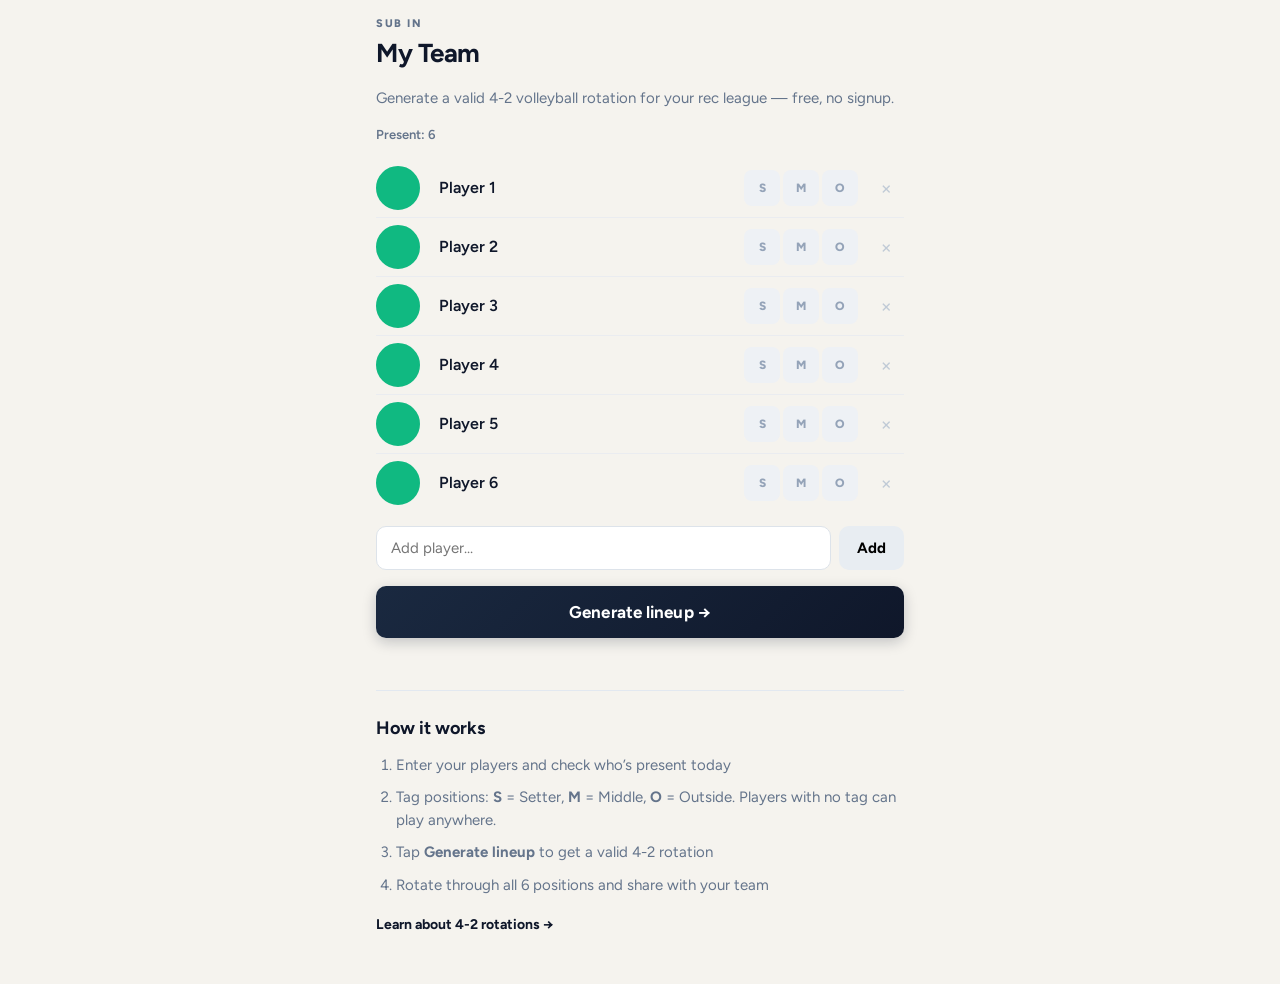
<file: index.html>
<!DOCTYPE html>
<html lang="en">
<head>
  <meta charset="UTF-8">
  <meta name="viewport" content="width=device-width, initial-scale=1.0, maximum-scale=1.0, user-scalable=no">
  <title>Sub In — 4-2 Volleyball Rotation Generator | Free, No Signup</title>
  <meta name="description" content="Generate a valid 4-2 rotation in seconds. Free, no login, no ads. Built for Gotham, Volo, Big City, and every rec league pickup game.">
  <link rel="canonical" href="https://subin.app/">

  <!-- Fallback OG Tags -->
  <meta property="og:title" content="Sub In — 4-2 Volleyball Rotation Generator">
  <meta property="og:description" content="Generate a valid 4-2 rotation in seconds. Free, no login, no ads.">
  <meta property="og:image" content="https://subin.app/og/court.png">

  <link rel="manifest" href="/manifest.json">
  <link rel="preconnect" href="https://fonts.googleapis.com">
  <link rel="preconnect" href="https://fonts.gstatic.com" crossorigin>
  <link href="https://fonts.googleapis.com/css2?family=Figtree:wght@400;500;700&display=swap" rel="preload" as="style" onload="this.onload=null;this.rel='stylesheet'">
  <noscript><link rel="stylesheet" href="https://fonts.googleapis.com/css2?family=Figtree:wght@400;500;700&display=swap"></noscript>

  <script type="application/ld+json">
  {
    "@context": "https://schema.org",
    "@type": "WebApplication",
    "name": "Sub In",
    "description": "4-2 volleyball rotation generator for recreational leagues",
    "applicationCategory": "SportsApplication",
    "operatingSystem": "Any",
    "offers": { "@type": "Offer", "price": "0", "priceCurrency": "USD" }
  }
  </script>

  <link rel="stylesheet" href="style.css">
  <script src="solver.js" defer></script>
  <script src="share.js" defer></script>
  <script src="app.js" defer></script>
</head>
<body>
  <div id="app"></div>
</body>
</html>
</file>
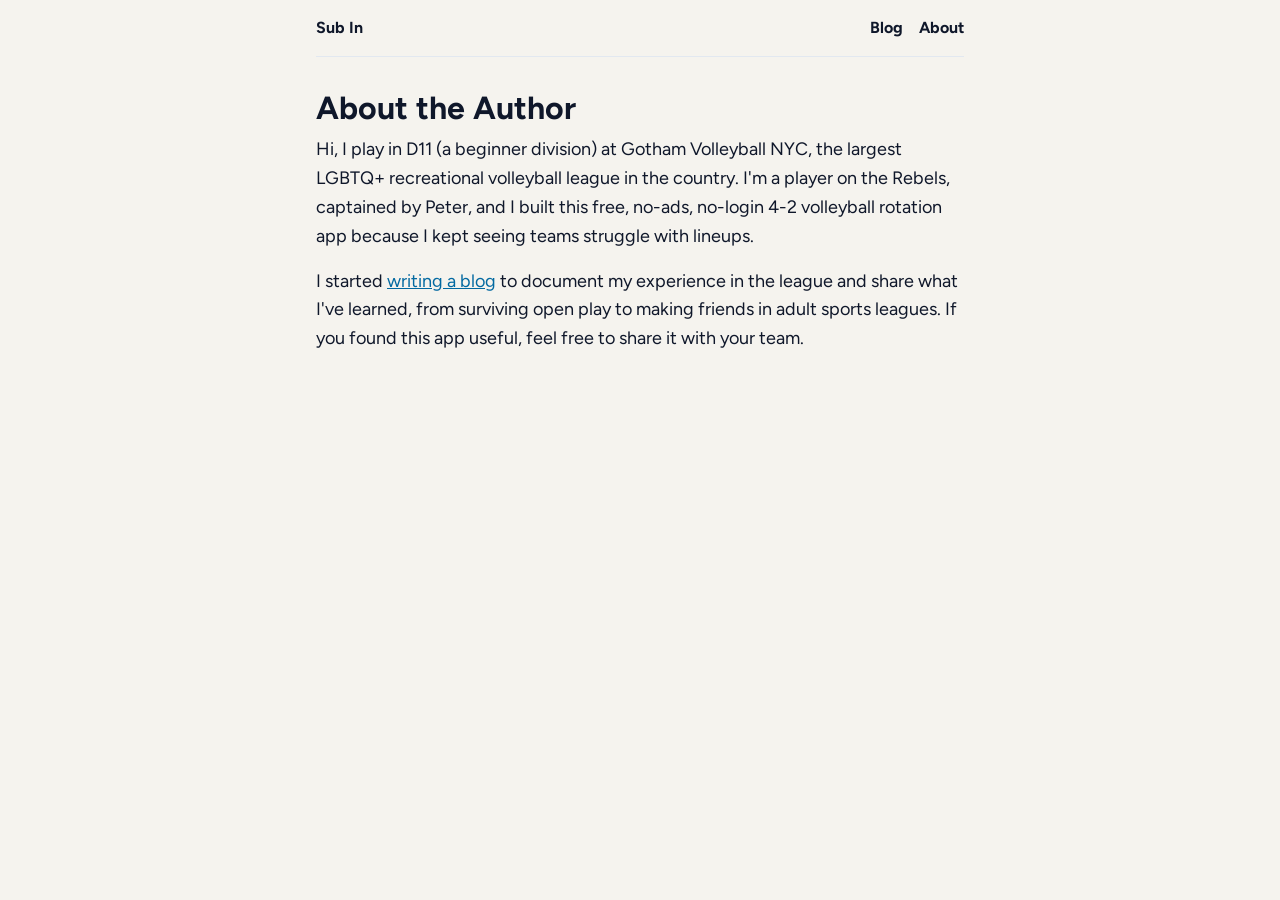
<file: about/index.html>
<!DOCTYPE html>
<html lang="en">
<head>
  <meta charset="UTF-8">
  <meta name="viewport" content="width=device-width, initial-scale=1.0, maximum-scale=1.0, user-scalable=no">
  <title>About | Sub In</title>
  <meta name="description" content="About the author: A Gotham D11 player who built a free volleyball rotation app.">
  <link rel="canonical" href="https://subin.app/about">

  <meta property="og:title" content="About | Sub In">
  <meta property="og:description" content="About the author: A Gotham D11 player who built a free volleyball rotation app.">
  <meta property="og:image" content="https://subin.app/og/court.png">
  <meta property="og:url" content="https://subin.app/about">

  <link rel="preconnect" href="https://fonts.googleapis.com">
  <link rel="preconnect" href="https://fonts.gstatic.com" crossorigin>
  <link href="https://fonts.googleapis.com/css2?family=Figtree:wght@400;500;700&display=swap" rel="preload" as="style" onload="this.onload=null;this.rel='stylesheet'">
  <noscript><link rel="stylesheet" href="https://fonts.googleapis.com/css2?family=Figtree:wght@400;500;700&display=swap"></noscript>

  <link rel="stylesheet" href="../style.css">
</head>
<body>
  <div class="page-container">
    <header class="site-header">
      <div class="logo"><a href="/">Sub In</a></div>
      <nav class="site-nav">
        <a href="/blog">Blog</a>
        <a href="/about">About</a>
      </nav>
    </header>

    <main>
      <article class="blog-post">
        <h1 class="blog-title">About the Author</h1>
        <div class="blog-content">
          <p>Hi, I play in D11 (a beginner division) at Gotham Volleyball NYC, the largest LGBTQ+ recreational volleyball league in the country. I'm a player on the Rebels, captained by Peter, and I built this free, no-ads, no-login 4-2 volleyball rotation app because I kept seeing teams struggle with lineups.</p>
          <p>I started <a href="/blog">writing a blog</a> to document my experience in the league and share what I've learned, from surviving open play to making friends in adult sports leagues. If you found this app useful, feel free to share it with your team.</p>
        </div>
      </article>
    </main>
  </div>
</body>
</html>
</file>
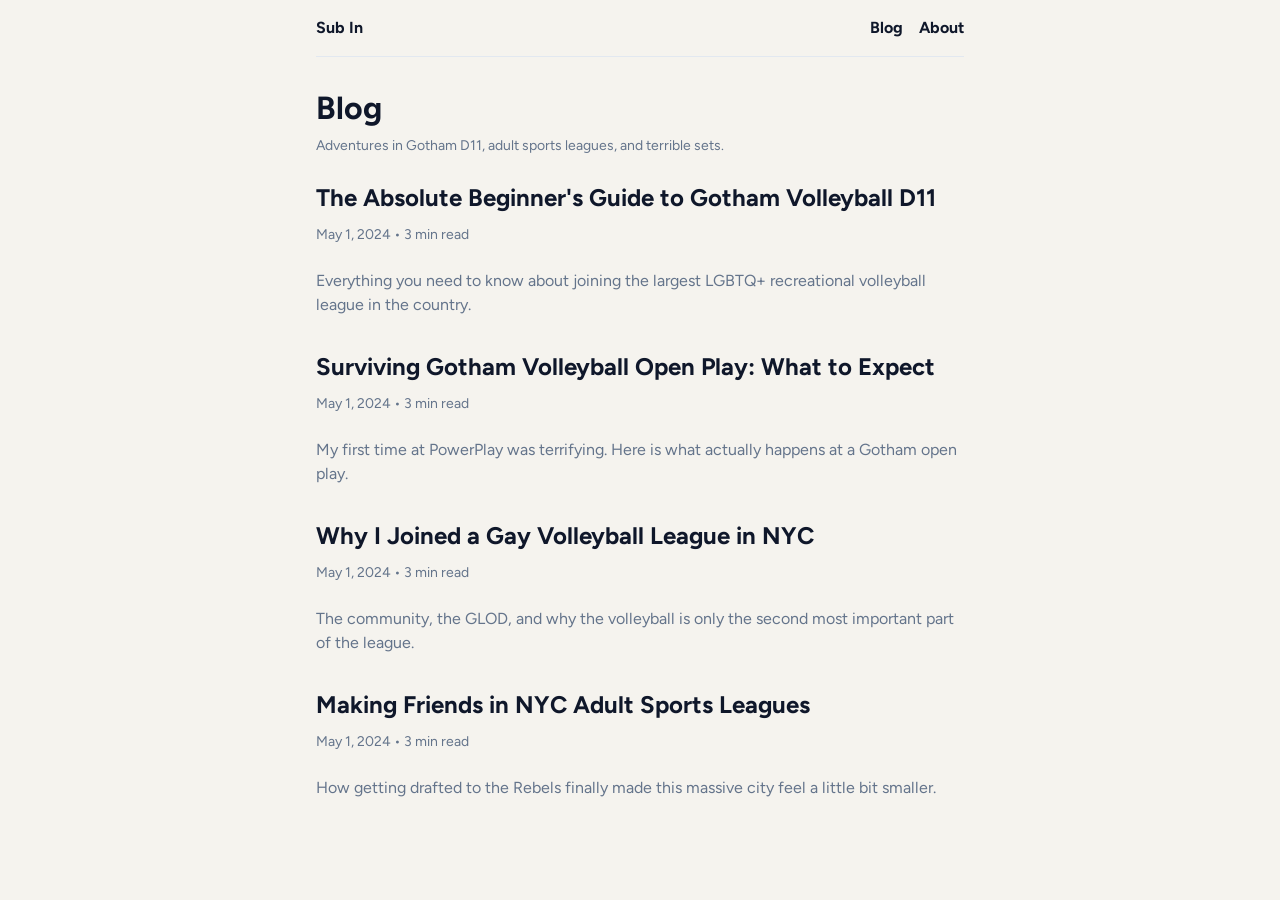
<file: blog/index.html>
<!DOCTYPE html>
<html lang="en">
<head>
  <meta charset="UTF-8">
  <meta name="viewport" content="width=device-width, initial-scale=1.0, maximum-scale=1.0, user-scalable=no">
  <title>Blog | Sub In</title>
  <meta name="description" content="A Gotham D11 player's blog about recreational volleyball in NYC, open play, and LGBTQ+ sports leagues.">
  <link rel="canonical" href="https://subin.app/blog">

  <meta property="og:title" content="Blog | Sub In">
  <meta property="og:description" content="A Gotham D11 player's blog about recreational volleyball in NYC, open play, and LGBTQ+ sports leagues.">
  <meta property="og:image" content="https://subin.app/og/court.png">
  <meta property="og:url" content="https://subin.app/blog">

  <link rel="preconnect" href="https://fonts.googleapis.com">
  <link rel="preconnect" href="https://fonts.gstatic.com" crossorigin>
  <link href="https://fonts.googleapis.com/css2?family=Figtree:wght@400;500;700&display=swap" rel="preload" as="style" onload="this.onload=null;this.rel='stylesheet'">
  <noscript><link rel="stylesheet" href="https://fonts.googleapis.com/css2?family=Figtree:wght@400;500;700&display=swap"></noscript>

  <link rel="stylesheet" href="../style.css">
</head>
<body>
  <div class="page-container">
    <header class="site-header">
      <div class="logo"><a href="/">Sub In</a></div>
      <nav class="site-nav">
        <a href="/blog">Blog</a>
        <a href="/about">About</a>
      </nav>
    </header>

    <main>
      <h1 class="blog-title">Blog</h1>
      <p class="blog-meta">Adventures in Gotham D11, adult sports leagues, and terrible sets.</p>

      <ul class="blog-list">
        <li class="blog-list-item">
          <h2><a href="/blog/gotham-volleyball-d11-beginners-guide">The Absolute Beginner's Guide to Gotham Volleyball D11</a></h2>
          <div class="blog-meta">May 1, 2024 • 3 min read</div>
          <p>Everything you need to know about joining the largest LGBTQ+ recreational volleyball league in the country.</p>
        </li>
        <li class="blog-list-item">
          <h2><a href="/blog/gotham-volleyball-open-play-what-to-expect">Surviving Gotham Volleyball Open Play: What to Expect</a></h2>
          <div class="blog-meta">May 1, 2024 • 3 min read</div>
          <p>My first time at PowerPlay was terrifying. Here is what actually happens at a Gotham open play.</p>
        </li>
        <li class="blog-list-item">
          <h2><a href="/blog/why-i-joined-gay-volleyball-league-nyc">Why I Joined a Gay Volleyball League in NYC</a></h2>
          <div class="blog-meta">May 1, 2024 • 3 min read</div>
          <p>The community, the GLOD, and why the volleyball is only the second most important part of the league.</p>
        </li>
        <li class="blog-list-item">
          <h2><a href="/blog/making-friends-nyc-sports-leagues">Making Friends in NYC Adult Sports Leagues</a></h2>
          <div class="blog-meta">May 1, 2024 • 3 min read</div>
          <p>How getting drafted to the Rebels finally made this massive city feel a little bit smaller.</p>
        </li>
      </ul>
    </main>
  </div>
</body>
</html>
</file>
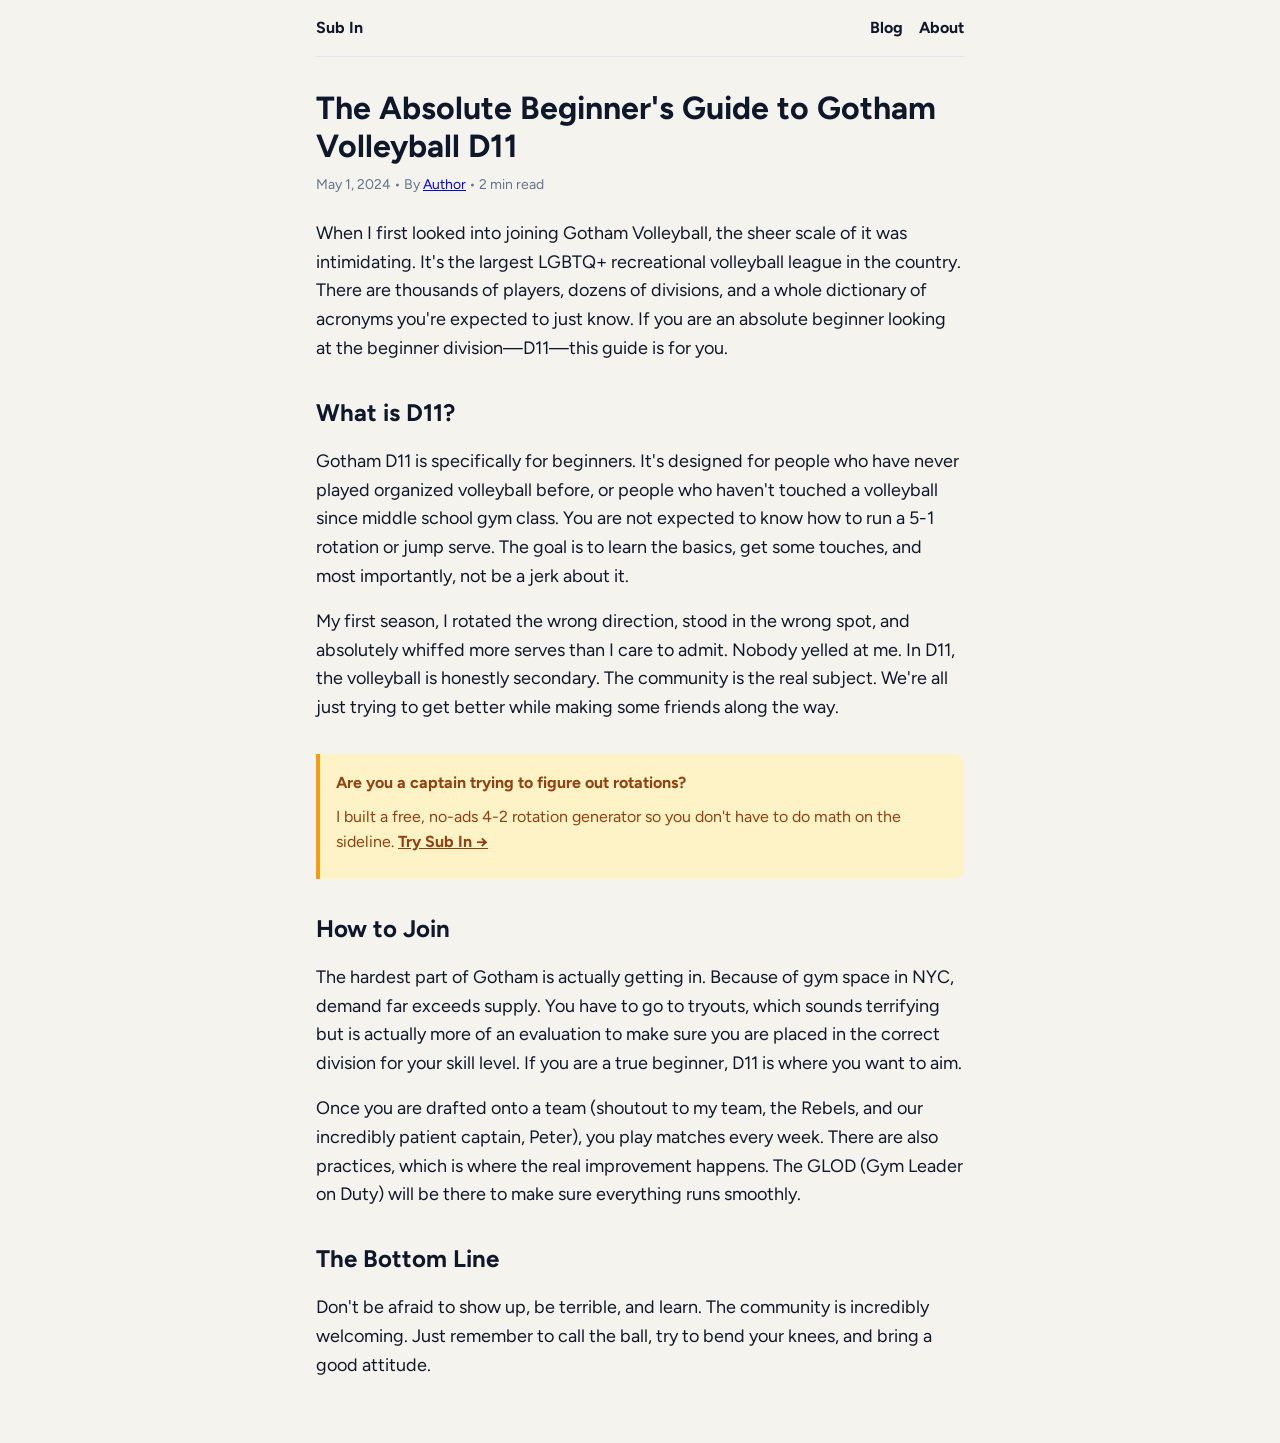
<file: blog/gotham-volleyball-d11-beginners-guide/index.html>
<!DOCTYPE html>
<html lang="en">
<head>
  <meta charset="UTF-8">
  <meta name="viewport" content="width=device-width, initial-scale=1.0, maximum-scale=1.0, user-scalable=no">
  <title>The Absolute Beginner's Guide to Gotham Volleyball D11 | Sub In</title>
  <meta name="description" content="A real player's guide to joining Gotham Volleyball D11, NYC's largest LGBTQ+ recreational volleyball league beginner division.">
  <link rel="canonical" href="https://subin.app/blog/gotham-volleyball-d11-beginners-guide">

  <meta property="og:title" content="The Absolute Beginner's Guide to Gotham Volleyball D11">
  <meta property="og:description" content="A real player's guide to joining Gotham Volleyball D11, NYC's largest LGBTQ+ recreational volleyball league beginner division.">
  <meta property="og:image" content="https://subin.app/og/court.png">
  <meta property="og:url" content="https://subin.app/blog/gotham-volleyball-d11-beginners-guide">

  <script type="application/ld+json">
  {
    "@context": "https://schema.org",
    "@type": "Article",
    "headline": "The Absolute Beginner's Guide to Gotham Volleyball D11",
    "author": {
      "@type": "Person",
      "name": "Sub In Creator",
      "url": "https://subin.app/about"
    },
    "datePublished": "2024-05-01T08:00:00Z"
  }
  </script>

  <link rel="preconnect" href="https://fonts.googleapis.com">
  <link rel="preconnect" href="https://fonts.gstatic.com" crossorigin>
  <link href="https://fonts.googleapis.com/css2?family=Figtree:wght@400;500;700&display=swap" rel="preload" as="style" onload="this.onload=null;this.rel='stylesheet'">
  <noscript><link rel="stylesheet" href="https://fonts.googleapis.com/css2?family=Figtree:wght@400;500;700&display=swap"></noscript>

  <link rel="stylesheet" href="../../style.css">
</head>
<body>
  <div class="page-container">
    <header class="site-header">
      <div class="logo"><a href="/">Sub In</a></div>
      <nav class="site-nav">
        <a href="/blog">Blog</a>
        <a href="/about">About</a>
      </nav>
    </header>

    <main>
      <article class="blog-post">
        <h1 class="blog-title">The Absolute Beginner's Guide to Gotham Volleyball D11</h1>
        <div class="blog-meta">May 1, 2024 • By <a href="/about">Author</a> • <span id="reading-time"></span></div>

        <div class="blog-content">
          <p>When I first looked into joining Gotham Volleyball, the sheer scale of it was intimidating. It's the largest LGBTQ+ recreational volleyball league in the country. There are thousands of players, dozens of divisions, and a whole dictionary of acronyms you're expected to just know. If you are an absolute beginner looking at the beginner division—D11—this guide is for you.</p>

          <h2>What is D11?</h2>
          <p>Gotham D11 is specifically for beginners. It's designed for people who have never played organized volleyball before, or people who haven't touched a volleyball since middle school gym class. You are not expected to know how to run a 5-1 rotation or jump serve. The goal is to learn the basics, get some touches, and most importantly, not be a jerk about it.</p>

          <p>My first season, I rotated the wrong direction, stood in the wrong spot, and absolutely whiffed more serves than I care to admit. Nobody yelled at me. In D11, the volleyball is honestly secondary. The community is the real subject. We're all just trying to get better while making some friends along the way.</p>

          <div class="app-callout">
            <p><strong>Are you a captain trying to figure out rotations?</strong></p>
            <p>I built a free, no-ads 4-2 rotation generator so you don't have to do math on the sideline. <a href="/">Try Sub In →</a></p>
          </div>

          <h2>How to Join</h2>
          <p>The hardest part of Gotham is actually getting in. Because of gym space in NYC, demand far exceeds supply. You have to go to tryouts, which sounds terrifying but is actually more of an evaluation to make sure you are placed in the correct division for your skill level. If you are a true beginner, D11 is where you want to aim.</p>

          <p>Once you are drafted onto a team (shoutout to my team, the Rebels, and our incredibly patient captain, Peter), you play matches every week. There are also practices, which is where the real improvement happens. The GLOD (Gym Leader on Duty) will be there to make sure everything runs smoothly.</p>

          <h2>The Bottom Line</h2>
          <p>Don't be afraid to show up, be terrible, and learn. The community is incredibly welcoming. Just remember to call the ball, try to bend your knees, and bring a good attitude.</p>
        </div>
      </article>
    </main>
  </div>

  <script>
    const article = document.querySelector('.blog-content');
    const text = article.innerText;
    const wpm = 225;
    const words = text.trim().split(/\s+/).length;
    const time = Math.ceil(words / wpm);
    document.getElementById('reading-time').innerText = `${time} min read`;
  </script>
</body>
</html>
</file>
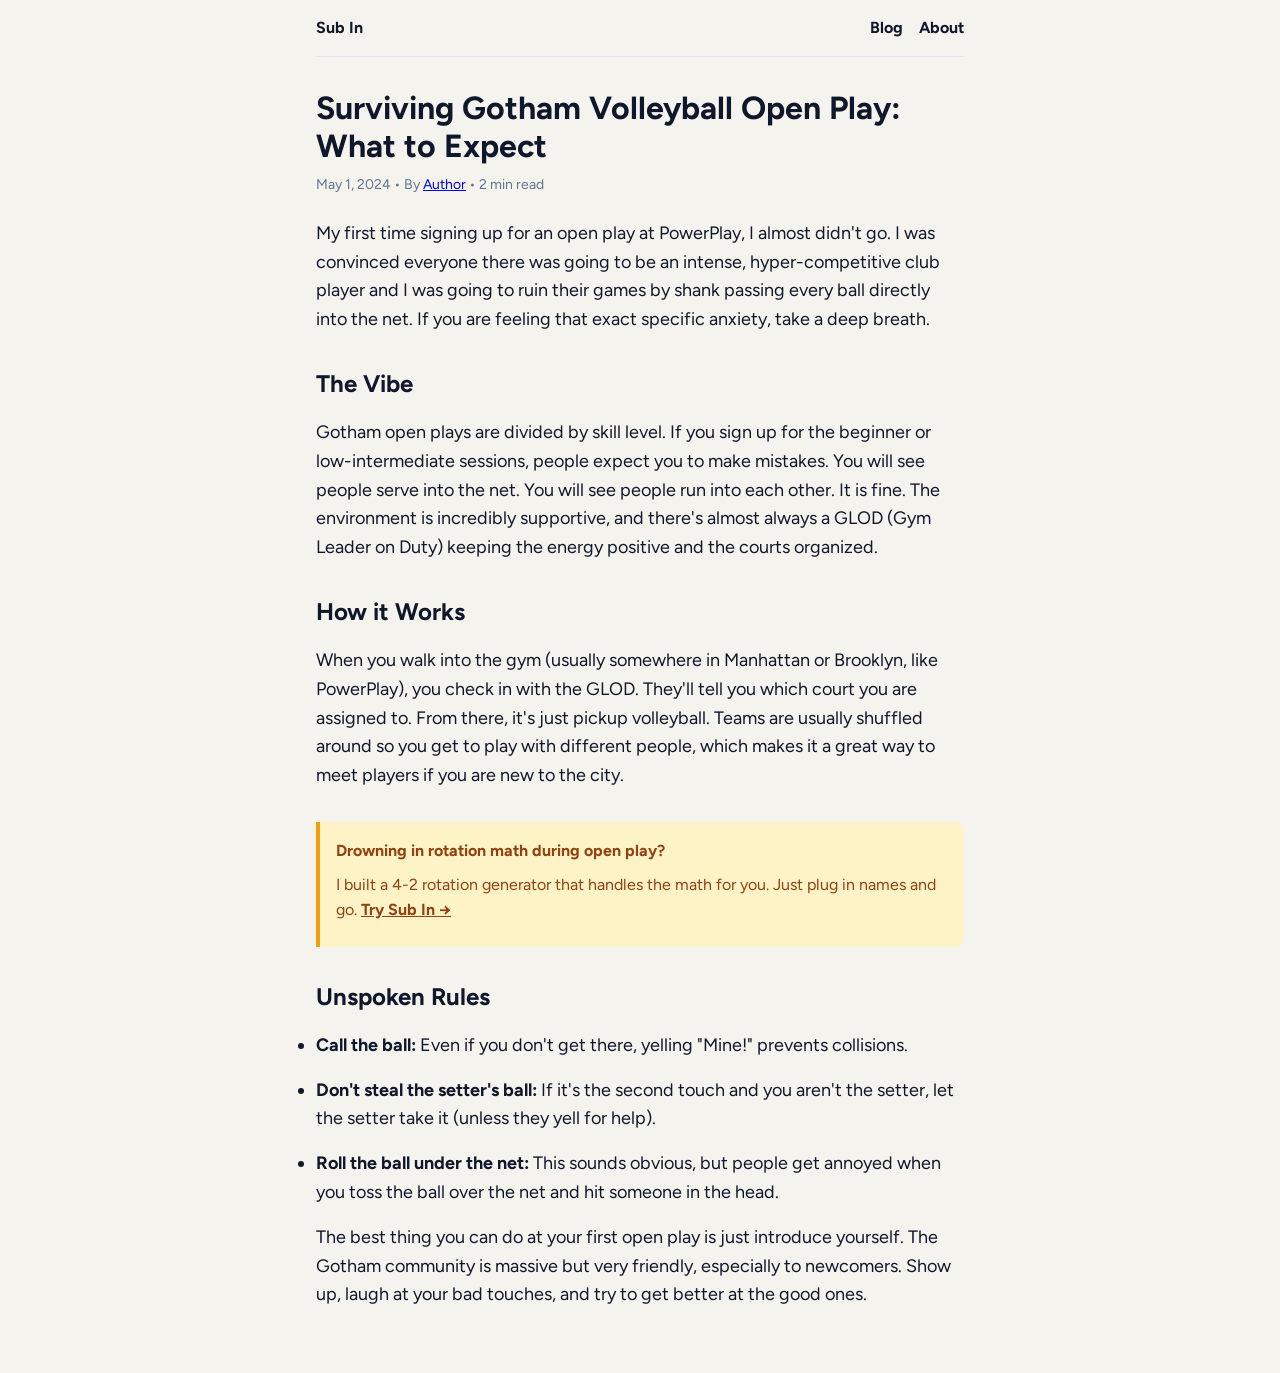
<file: blog/gotham-volleyball-open-play-what-to-expect/index.html>
<!DOCTYPE html>
<html lang="en">
<head>
  <meta charset="UTF-8">
  <meta name="viewport" content="width=device-width, initial-scale=1.0, maximum-scale=1.0, user-scalable=no">
  <title>Surviving Gotham Volleyball Open Play: What to Expect | Sub In</title>
  <meta name="description" content="Nervous about your first Gotham Volleyball open play? A real player shares what it's like and how to survive your first session at PowerPlay.">
  <link rel="canonical" href="https://subin.app/blog/gotham-volleyball-open-play-what-to-expect">

  <meta property="og:title" content="Surviving Gotham Volleyball Open Play: What to Expect">
  <meta property="og:description" content="Nervous about your first Gotham Volleyball open play? A real player shares what it's like and how to survive your first session at PowerPlay.">
  <meta property="og:image" content="https://subin.app/og/court.png">
  <meta property="og:url" content="https://subin.app/blog/gotham-volleyball-open-play-what-to-expect">

  <script type="application/ld+json">
  {
    "@context": "https://schema.org",
    "@type": "Article",
    "headline": "Surviving Gotham Volleyball Open Play: What to Expect",
    "author": {
      "@type": "Person",
      "name": "Sub In Creator",
      "url": "https://subin.app/about"
    },
    "datePublished": "2024-05-01T08:00:00Z"
  }
  </script>

  <link rel="preconnect" href="https://fonts.googleapis.com">
  <link rel="preconnect" href="https://fonts.gstatic.com" crossorigin>
  <link href="https://fonts.googleapis.com/css2?family=Figtree:wght@400;500;700&display=swap" rel="preload" as="style" onload="this.onload=null;this.rel='stylesheet'">
  <noscript><link rel="stylesheet" href="https://fonts.googleapis.com/css2?family=Figtree:wght@400;500;700&display=swap"></noscript>

  <link rel="stylesheet" href="../../style.css">
</head>
<body>
  <div class="page-container">
    <header class="site-header">
      <div class="logo"><a href="/">Sub In</a></div>
      <nav class="site-nav">
        <a href="/blog">Blog</a>
        <a href="/about">About</a>
      </nav>
    </header>

    <main>
      <article class="blog-post">
        <h1 class="blog-title">Surviving Gotham Volleyball Open Play: What to Expect</h1>
        <div class="blog-meta">May 1, 2024 • By <a href="/about">Author</a> • <span id="reading-time"></span></div>

        <div class="blog-content">
          <p>My first time signing up for an open play at PowerPlay, I almost didn't go. I was convinced everyone there was going to be an intense, hyper-competitive club player and I was going to ruin their games by shank passing every ball directly into the net. If you are feeling that exact specific anxiety, take a deep breath.</p>

          <h2>The Vibe</h2>
          <p>Gotham open plays are divided by skill level. If you sign up for the beginner or low-intermediate sessions, people expect you to make mistakes. You will see people serve into the net. You will see people run into each other. It is fine. The environment is incredibly supportive, and there's almost always a GLOD (Gym Leader on Duty) keeping the energy positive and the courts organized.</p>

          <h2>How it Works</h2>
          <p>When you walk into the gym (usually somewhere in Manhattan or Brooklyn, like PowerPlay), you check in with the GLOD. They'll tell you which court you are assigned to. From there, it's just pickup volleyball. Teams are usually shuffled around so you get to play with different people, which makes it a great way to meet players if you are new to the city.</p>

          <div class="app-callout">
            <p><strong>Drowning in rotation math during open play?</strong></p>
            <p>I built a 4-2 rotation generator that handles the math for you. Just plug in names and go. <a href="/">Try Sub In →</a></p>
          </div>

          <h2>Unspoken Rules</h2>
          <ul>
            <li><strong>Call the ball:</strong> Even if you don't get there, yelling "Mine!" prevents collisions.</li>
            <li><strong>Don't steal the setter's ball:</strong> If it's the second touch and you aren't the setter, let the setter take it (unless they yell for help).</li>
            <li><strong>Roll the ball under the net:</strong> This sounds obvious, but people get annoyed when you toss the ball over the net and hit someone in the head.</li>
          </ul>

          <p>The best thing you can do at your first open play is just introduce yourself. The Gotham community is massive but very friendly, especially to newcomers. Show up, laugh at your bad touches, and try to get better at the good ones.</p>
        </div>
      </article>
    </main>
  </div>

  <script>
    const article = document.querySelector('.blog-content');
    const text = article.innerText;
    const wpm = 225;
    const words = text.trim().split(/\s+/).length;
    const time = Math.ceil(words / wpm);
    document.getElementById('reading-time').innerText = `${time} min read`;
  </script>
</body>
</html>
</file>
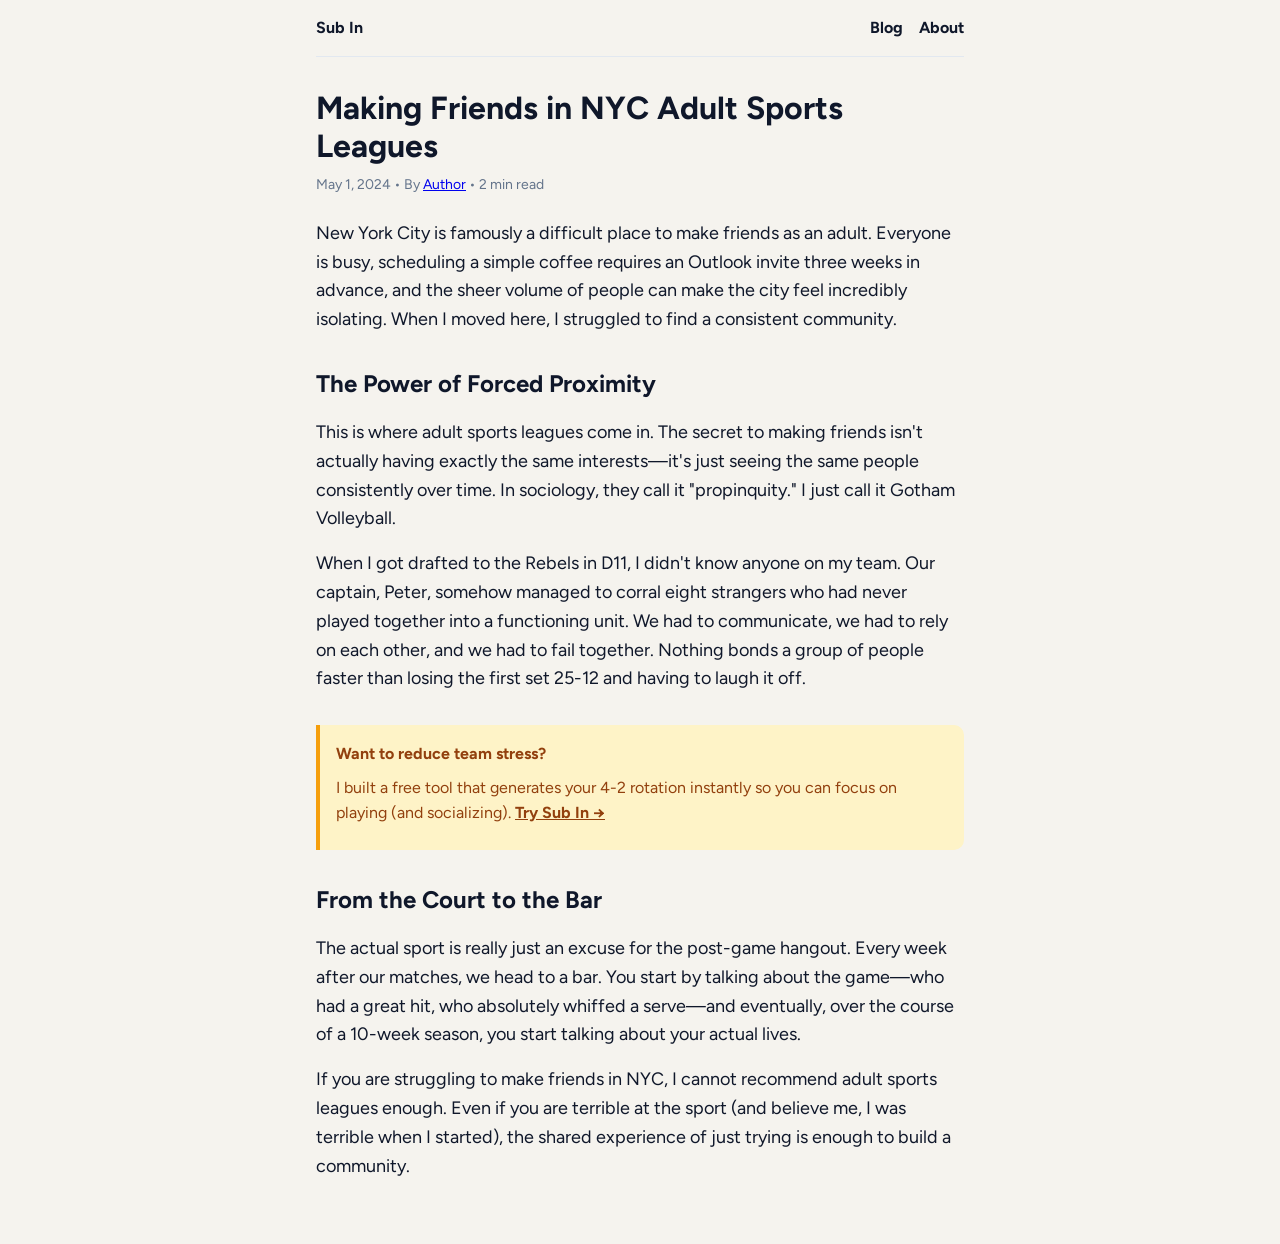
<file: blog/making-friends-nyc-sports-leagues/index.html>
<!DOCTYPE html>
<html lang="en">
<head>
  <meta charset="UTF-8">
  <meta name="viewport" content="width=device-width, initial-scale=1.0, maximum-scale=1.0, user-scalable=no">
  <title>Making Friends in NYC Adult Sports Leagues | Sub In</title>
  <meta name="description" content="How joining Gotham Volleyball helped make New York City feel a little bit smaller, and why adult sports leagues are the best way to make friends in NYC.">
  <link rel="canonical" href="https://subin.app/blog/making-friends-nyc-sports-leagues">

  <meta property="og:title" content="Making Friends in NYC Adult Sports Leagues">
  <meta property="og:description" content="How joining Gotham Volleyball helped make New York City feel a little bit smaller, and why adult sports leagues are the best way to make friends in NYC.">
  <meta property="og:image" content="https://subin.app/og/court.png">
  <meta property="og:url" content="https://subin.app/blog/making-friends-nyc-sports-leagues">

  <script type="application/ld+json">
  {
    "@context": "https://schema.org",
    "@type": "Article",
    "headline": "Making Friends in NYC Adult Sports Leagues",
    "author": {
      "@type": "Person",
      "name": "Sub In Creator",
      "url": "https://subin.app/about"
    },
    "datePublished": "2024-05-01T08:00:00Z"
  }
  </script>

  <link rel="preconnect" href="https://fonts.googleapis.com">
  <link rel="preconnect" href="https://fonts.gstatic.com" crossorigin>
  <link href="https://fonts.googleapis.com/css2?family=Figtree:wght@400;500;700&display=swap" rel="preload" as="style" onload="this.onload=null;this.rel='stylesheet'">
  <noscript><link rel="stylesheet" href="https://fonts.googleapis.com/css2?family=Figtree:wght@400;500;700&display=swap"></noscript>

  <link rel="stylesheet" href="../../style.css">
</head>
<body>
  <div class="page-container">
    <header class="site-header">
      <div class="logo"><a href="/">Sub In</a></div>
      <nav class="site-nav">
        <a href="/blog">Blog</a>
        <a href="/about">About</a>
      </nav>
    </header>

    <main>
      <article class="blog-post">
        <h1 class="blog-title">Making Friends in NYC Adult Sports Leagues</h1>
        <div class="blog-meta">May 1, 2024 • By <a href="/about">Author</a> • <span id="reading-time"></span></div>

        <div class="blog-content">
          <p>New York City is famously a difficult place to make friends as an adult. Everyone is busy, scheduling a simple coffee requires an Outlook invite three weeks in advance, and the sheer volume of people can make the city feel incredibly isolating. When I moved here, I struggled to find a consistent community.</p>

          <h2>The Power of Forced Proximity</h2>
          <p>This is where adult sports leagues come in. The secret to making friends isn't actually having exactly the same interests—it's just seeing the same people consistently over time. In sociology, they call it "propinquity." I just call it Gotham Volleyball.</p>

          <p>When I got drafted to the Rebels in D11, I didn't know anyone on my team. Our captain, Peter, somehow managed to corral eight strangers who had never played together into a functioning unit. We had to communicate, we had to rely on each other, and we had to fail together. Nothing bonds a group of people faster than losing the first set 25-12 and having to laugh it off.</p>

          <div class="app-callout">
            <p><strong>Want to reduce team stress?</strong></p>
            <p>I built a free tool that generates your 4-2 rotation instantly so you can focus on playing (and socializing). <a href="/">Try Sub In →</a></p>
          </div>

          <h2>From the Court to the Bar</h2>
          <p>The actual sport is really just an excuse for the post-game hangout. Every week after our matches, we head to a bar. You start by talking about the game—who had a great hit, who absolutely whiffed a serve—and eventually, over the course of a 10-week season, you start talking about your actual lives.</p>

          <p>If you are struggling to make friends in NYC, I cannot recommend adult sports leagues enough. Even if you are terrible at the sport (and believe me, I was terrible when I started), the shared experience of just trying is enough to build a community.</p>
        </div>
      </article>
    </main>
  </div>

  <script>
    const article = document.querySelector('.blog-content');
    const text = article.innerText;
    const wpm = 225;
    const words = text.trim().split(/\s+/).length;
    const time = Math.ceil(words / wpm);
    document.getElementById('reading-time').innerText = `${time} min read`;
  </script>
</body>
</html>
</file>
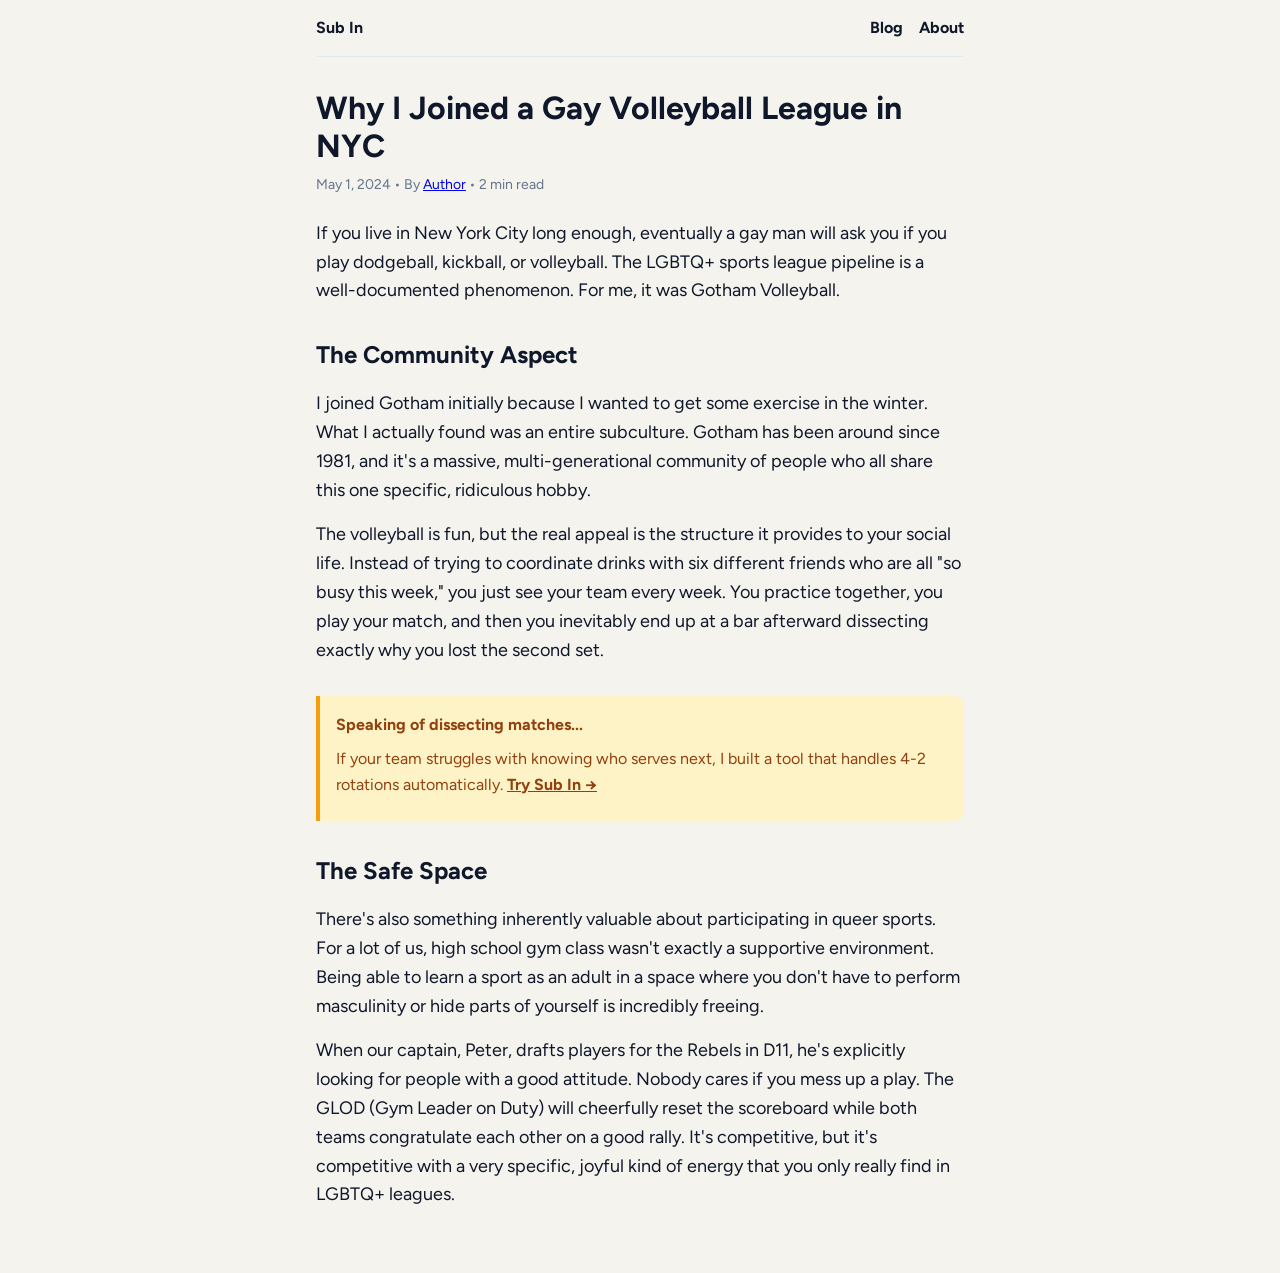
<file: blog/why-i-joined-gay-volleyball-league-nyc/index.html>
<!DOCTYPE html>
<html lang="en">
<head>
  <meta charset="UTF-8">
  <meta name="viewport" content="width=device-width, initial-scale=1.0, maximum-scale=1.0, user-scalable=no">
  <title>Why I Joined a Gay Volleyball League in NYC | Sub In</title>
  <meta name="description" content="A personal look at joining Gotham Volleyball, the community, and finding a place in NYC's LGBTQ+ sports leagues.">
  <link rel="canonical" href="https://subin.app/blog/why-i-joined-gay-volleyball-league-nyc">

  <meta property="og:title" content="Why I Joined a Gay Volleyball League in NYC">
  <meta property="og:description" content="A personal look at joining Gotham Volleyball, the community, and finding a place in NYC's LGBTQ+ sports leagues.">
  <meta property="og:image" content="https://subin.app/og/court.png">
  <meta property="og:url" content="https://subin.app/blog/why-i-joined-gay-volleyball-league-nyc">

  <script type="application/ld+json">
  {
    "@context": "https://schema.org",
    "@type": "Article",
    "headline": "Why I Joined a Gay Volleyball League in NYC",
    "author": {
      "@type": "Person",
      "name": "Sub In Creator",
      "url": "https://subin.app/about"
    },
    "datePublished": "2024-05-01T08:00:00Z"
  }
  </script>

  <link rel="preconnect" href="https://fonts.googleapis.com">
  <link rel="preconnect" href="https://fonts.gstatic.com" crossorigin>
  <link href="https://fonts.googleapis.com/css2?family=Figtree:wght@400;500;700&display=swap" rel="preload" as="style" onload="this.onload=null;this.rel='stylesheet'">
  <noscript><link rel="stylesheet" href="https://fonts.googleapis.com/css2?family=Figtree:wght@400;500;700&display=swap"></noscript>

  <link rel="stylesheet" href="../../style.css">
</head>
<body>
  <div class="page-container">
    <header class="site-header">
      <div class="logo"><a href="/">Sub In</a></div>
      <nav class="site-nav">
        <a href="/blog">Blog</a>
        <a href="/about">About</a>
      </nav>
    </header>

    <main>
      <article class="blog-post">
        <h1 class="blog-title">Why I Joined a Gay Volleyball League in NYC</h1>
        <div class="blog-meta">May 1, 2024 • By <a href="/about">Author</a> • <span id="reading-time"></span></div>

        <div class="blog-content">
          <p>If you live in New York City long enough, eventually a gay man will ask you if you play dodgeball, kickball, or volleyball. The LGBTQ+ sports league pipeline is a well-documented phenomenon. For me, it was Gotham Volleyball.</p>

          <h2>The Community Aspect</h2>
          <p>I joined Gotham initially because I wanted to get some exercise in the winter. What I actually found was an entire subculture. Gotham has been around since 1981, and it's a massive, multi-generational community of people who all share this one specific, ridiculous hobby.</p>

          <p>The volleyball is fun, but the real appeal is the structure it provides to your social life. Instead of trying to coordinate drinks with six different friends who are all "so busy this week," you just see your team every week. You practice together, you play your match, and then you inevitably end up at a bar afterward dissecting exactly why you lost the second set.</p>

          <div class="app-callout">
            <p><strong>Speaking of dissecting matches...</strong></p>
            <p>If your team struggles with knowing who serves next, I built a tool that handles 4-2 rotations automatically. <a href="/">Try Sub In →</a></p>
          </div>

          <h2>The Safe Space</h2>
          <p>There's also something inherently valuable about participating in queer sports. For a lot of us, high school gym class wasn't exactly a supportive environment. Being able to learn a sport as an adult in a space where you don't have to perform masculinity or hide parts of yourself is incredibly freeing.</p>

          <p>When our captain, Peter, drafts players for the Rebels in D11, he's explicitly looking for people with a good attitude. Nobody cares if you mess up a play. The GLOD (Gym Leader on Duty) will cheerfully reset the scoreboard while both teams congratulate each other on a good rally. It's competitive, but it's competitive with a very specific, joyful kind of energy that you only really find in LGBTQ+ leagues.</p>
        </div>
      </article>
    </main>
  </div>

  <script>
    const article = document.querySelector('.blog-content');
    const text = article.innerText;
    const wpm = 225;
    const words = text.trim().split(/\s+/).length;
    const time = Math.ceil(words / wpm);
    document.getElementById('reading-time').innerText = `${time} min read`;
  </script>
</body>
</html>
</file>
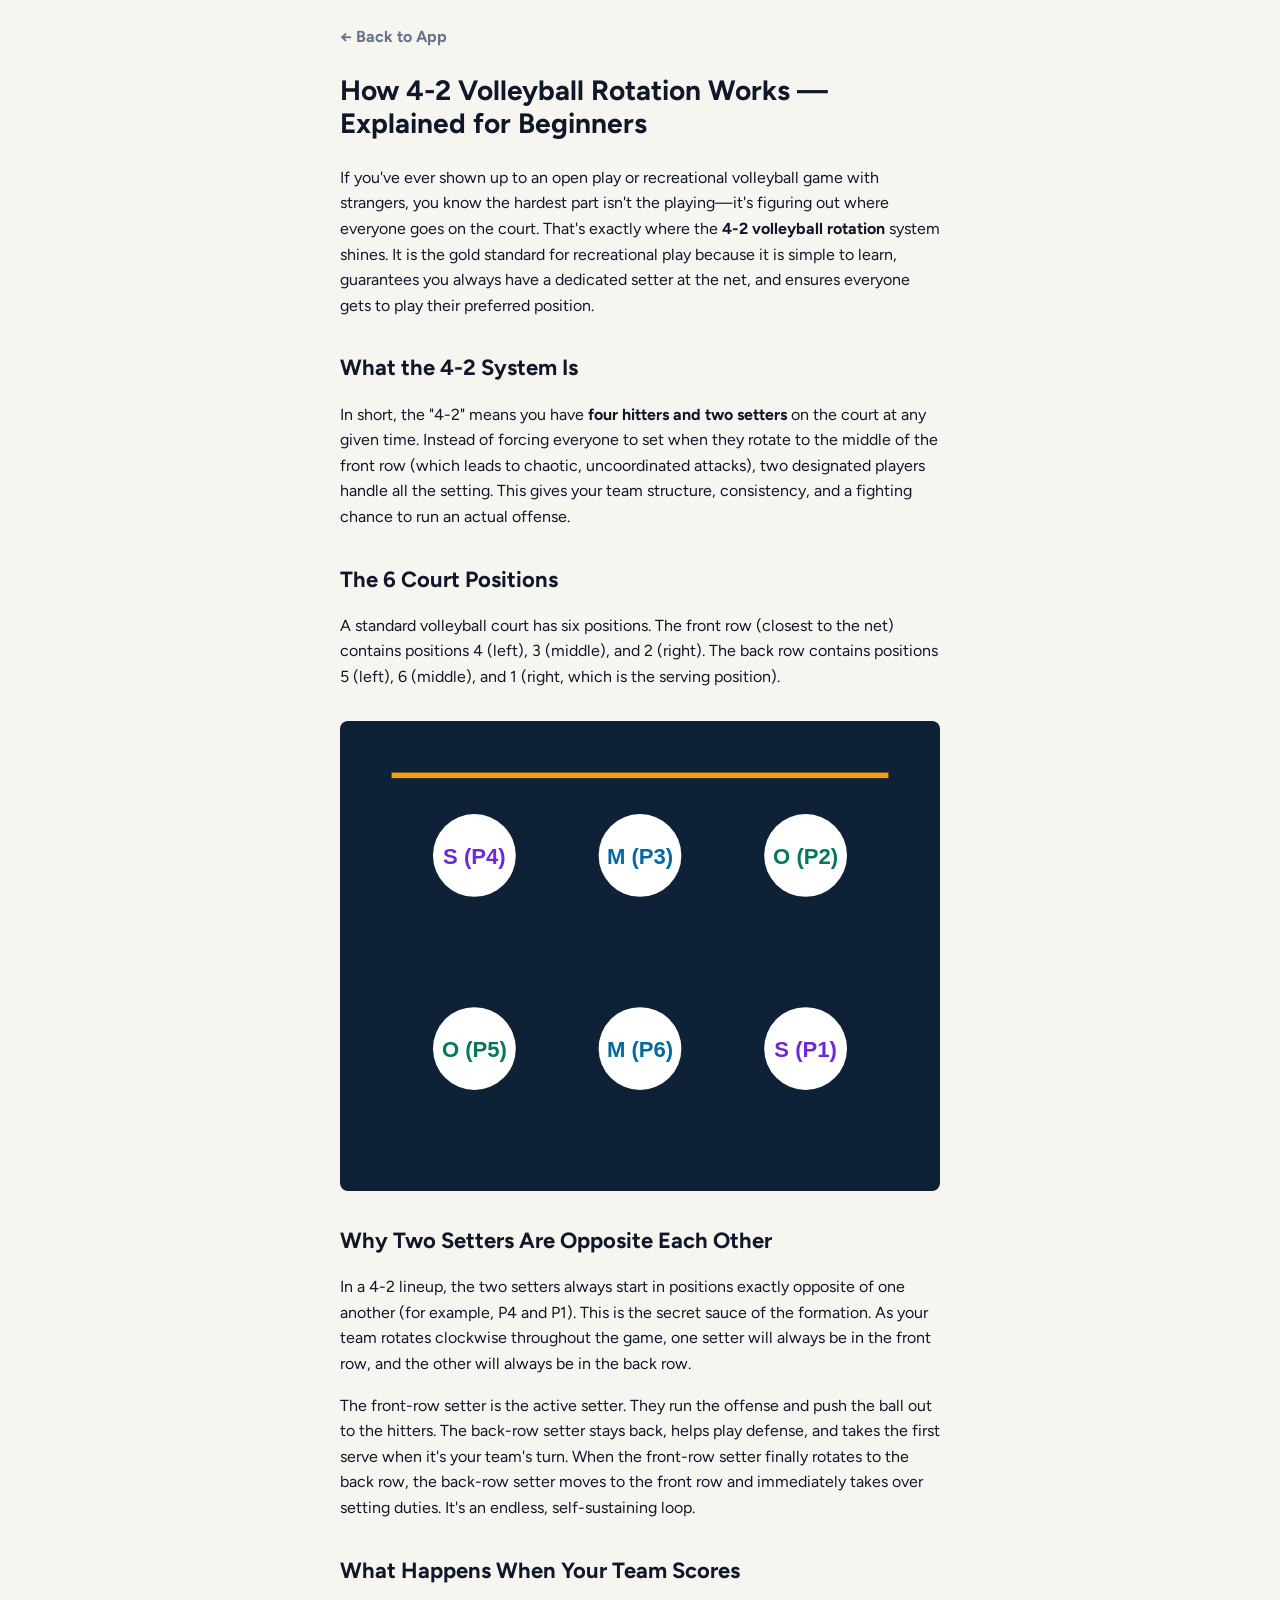
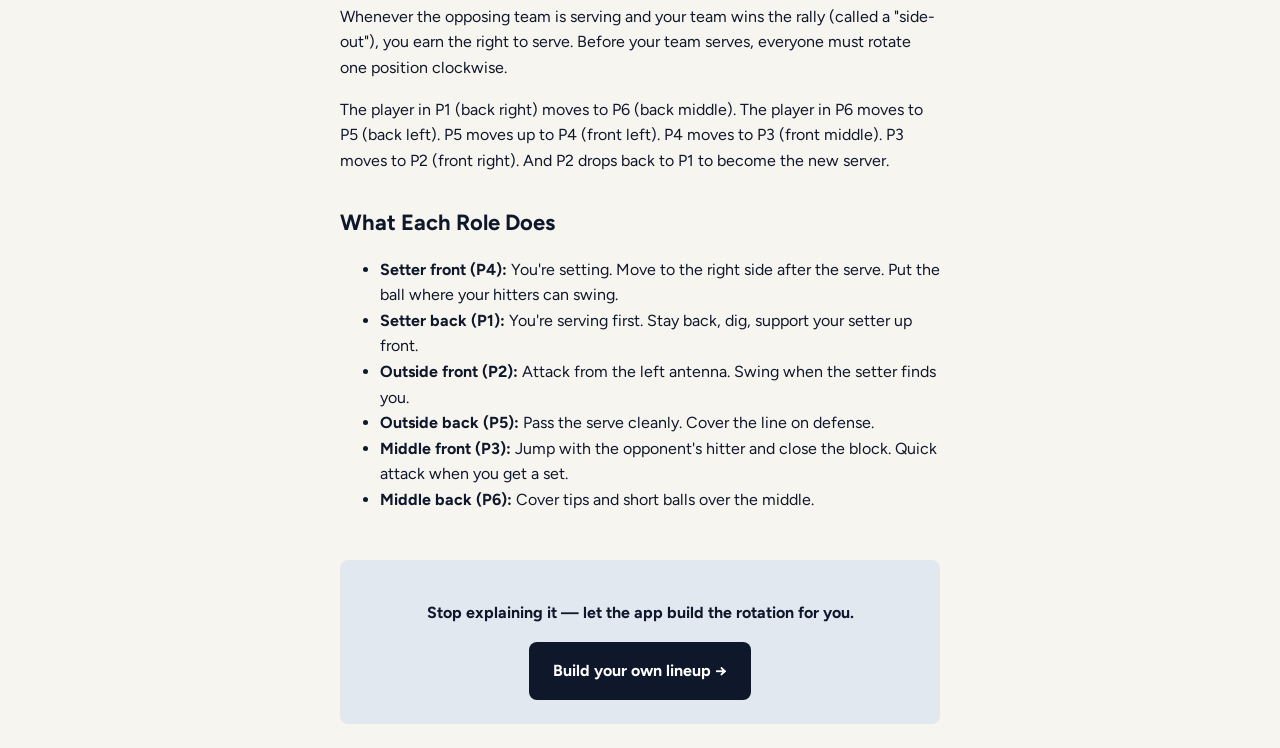
<file: learn.html>
<!DOCTYPE html>
<html lang="en">
<head>
  <meta charset="UTF-8">
  <meta name="viewport" content="width=device-width, initial-scale=1.0, maximum-scale=1.0, user-scalable=no">
  <title>How 4-2 Volleyball Rotation Works — Explained for Beginners</title>
  <meta name="description" content="A simple, clear explanation of the 4-2 volleyball rotation system. Learn court positions, why it works for recreational teams, and what each role does.">
  <link rel="canonical" href="https://subin.app/learn">

  <link rel="preconnect" href="https://fonts.googleapis.com">
  <link rel="preconnect" href="https://fonts.gstatic.com" crossorigin>
  <link href="https://fonts.googleapis.com/css2?family=Figtree:wght@400;500;700&display=swap" rel="stylesheet">

  <style>
    :root {
      --bg-color: #F7F5F0;
      --text-main: #0F172A;
      --text-secondary: #64748B;
      --btn-bg: #0F172A;
      --btn-text: #FFFFFF;
      --border-radius: 8px;
    }
    body {
      font-family: 'Figtree', sans-serif;
      background-color: var(--bg-color);
      color: var(--text-main);
      line-height: 1.6;
      margin: 0;
      padding: 0;
    }
    .container {
      max-width: 600px;
      margin: 0 auto;
      padding: 24px 16px;
    }
    h1 { font-size: 28px; line-height: 1.2; margin-bottom: 24px; }
    h2 { font-size: 22px; margin-top: 32px; margin-bottom: 16px; }
    p { font-size: 16px; margin-bottom: 16px; }

    .svg-container {
      margin: 32px 0;
      text-align: center;
      background-color: #0F2137;
      padding: 24px;
      border-radius: var(--border-radius);
    }

    .cta-box {
      background-color: #E2E8F0;
      padding: 24px;
      border-radius: var(--border-radius);
      margin-top: 48px;
      text-align: center;
    }
    .cta-box p { font-weight: 700; margin-bottom: 16px; }
    .cta-btn {
      display: inline-block;
      padding: 16px 24px;
      background-color: var(--btn-bg);
      color: var(--btn-text);
      text-decoration: none;
      font-weight: 700;
      border-radius: var(--border-radius);
    }

    .header-nav {
      margin-bottom: 24px;
    }
    .header-nav a {
      color: var(--text-secondary);
      text-decoration: none;
      font-weight: 700;
    }
  </style>
</head>
<body>
  <div class="container">
    <div class="header-nav">
      <a href="/">&larr; Back to App</a>
    </div>

    <h1>How 4-2 Volleyball Rotation Works — Explained for Beginners</h1>

    <p>If you've ever shown up to an open play or recreational volleyball game with strangers, you know the hardest part isn't the playing—it's figuring out where everyone goes on the court. That's exactly where the <strong>4-2 volleyball rotation</strong> system shines. It is the gold standard for recreational play because it is simple to learn, guarantees you always have a dedicated setter at the net, and ensures everyone gets to play their preferred position.</p>

    <h2>What the 4-2 System Is</h2>
    <p>In short, the "4-2" means you have <strong>four hitters and two setters</strong> on the court at any given time. Instead of forcing everyone to set when they rotate to the middle of the front row (which leads to chaotic, uncoordinated attacks), two designated players handle all the setting. This gives your team structure, consistency, and a fighting chance to run an actual offense.</p>

    <h2>The 6 Court Positions</h2>
    <p>A standard volleyball court has six positions. The front row (closest to the net) contains positions 4 (left), 3 (middle), and 2 (right). The back row contains positions 5 (left), 6 (middle), and 1 (right, which is the serving position). </p>

    <div class="svg-container">
      <svg width="100%" height="auto" viewBox="0 0 400 300" xmlns="http://www.w3.org/2000/svg">
        <rect width="400" height="300" fill="#0F2137" rx="8" />
        <rect x="20" y="20" width="360" height="4" fill="#F59E0B" />

        <!-- P4 -->
        <circle cx="80" cy="80" r="30" fill="#FFF" />
        <text x="80" y="86" font-family="sans-serif" font-weight="bold" font-size="16" fill="#6D28D9" text-anchor="middle">S (P4)</text>

        <!-- P3 -->
        <circle cx="200" cy="80" r="30" fill="#FFF" />
        <text x="200" y="86" font-family="sans-serif" font-weight="bold" font-size="16" fill="#0369A1" text-anchor="middle">M (P3)</text>

        <!-- P2 -->
        <circle cx="320" cy="80" r="30" fill="#FFF" />
        <text x="320" y="86" font-family="sans-serif" font-weight="bold" font-size="16" fill="#047857" text-anchor="middle">O (P2)</text>

        <!-- P5 -->
        <circle cx="80" cy="220" r="30" fill="#FFF" />
        <text x="80" y="226" font-family="sans-serif" font-weight="bold" font-size="16" fill="#047857" text-anchor="middle">O (P5)</text>

        <!-- P6 -->
        <circle cx="200" cy="220" r="30" fill="#FFF" />
        <text x="200" y="226" font-family="sans-serif" font-weight="bold" font-size="16" fill="#0369A1" text-anchor="middle">M (P6)</text>

        <!-- P1 -->
        <circle cx="320" cy="220" r="30" fill="#FFF" />
        <text x="320" y="226" font-family="sans-serif" font-weight="bold" font-size="16" fill="#6D28D9" text-anchor="middle">S (P1)</text>
      </svg>
    </div>

    <h2>Why Two Setters Are Opposite Each Other</h2>
    <p>In a 4-2 lineup, the two setters always start in positions exactly opposite of one another (for example, P4 and P1). This is the secret sauce of the formation. As your team rotates clockwise throughout the game, one setter will always be in the front row, and the other will always be in the back row.</p>
    <p>The front-row setter is the active setter. They run the offense and push the ball out to the hitters. The back-row setter stays back, helps play defense, and takes the first serve when it's your team's turn. When the front-row setter finally rotates to the back row, the back-row setter moves to the front row and immediately takes over setting duties. It's an endless, self-sustaining loop.</p>

    <h2>What Happens When Your Team Scores</h2>
    <p>Whenever the opposing team is serving and your team wins the rally (called a "side-out"), you earn the right to serve. Before your team serves, everyone must rotate one position clockwise. </p>
    <p>The player in P1 (back right) moves to P6 (back middle). The player in P6 moves to P5 (back left). P5 moves up to P4 (front left). P4 moves to P3 (front middle). P3 moves to P2 (front right). And P2 drops back to P1 to become the new server.</p>

    <h2>What Each Role Does</h2>
    <ul>
      <li><strong>Setter front (P4):</strong> You're setting. Move to the right side after the serve. Put the ball where your hitters can swing.</li>
      <li><strong>Setter back (P1):</strong> You're serving first. Stay back, dig, support your setter up front.</li>
      <li><strong>Outside front (P2):</strong> Attack from the left antenna. Swing when the setter finds you.</li>
      <li><strong>Outside back (P5):</strong> Pass the serve cleanly. Cover the line on defense.</li>
      <li><strong>Middle front (P3):</strong> Jump with the opponent's hitter and close the block. Quick attack when you get a set.</li>
      <li><strong>Middle back (P6):</strong> Cover tips and short balls over the middle.</li>
    </ul>

    <div class="cta-box">
      <p>Stop explaining it — let the app build the rotation for you.</p>
      <a href="/" class="cta-btn">Build your own lineup &rarr;</a>
    </div>

  </div>
</body>
</html>
</file>
<file: style.css>
:root {
  --bg-color: #F5F3EE;
  --court-color: #0B1E32;
  --court-surface: #0E2440;
  --net-color: #F59E0B;
  --text-main: #0F172A;
  --text-secondary: #64748B;
  --text-inverse: #FFFFFF;
  --btn-bg: #0F172A;
  --btn-text: #FFFFFF;
  --setter-color: #7C3AED;
  --middle-color: #0284C7;
  --outside-color: #059669;
  --border-radius: 10px;
  --radius-sm: 6px;
  --focus-ring: 3px solid #F59E0B;
  --bench-text: #94A3B8;
  --shadow-sm: 0 1px 3px rgba(0,0,0,0.08), 0 1px 2px rgba(0,0,0,0.06);
  --shadow-md: 0 4px 12px rgba(0,0,0,0.10), 0 2px 4px rgba(0,0,0,0.06);
  --shadow-court: 0 6px 24px rgba(11,30,50,0.35);
}

* {
  box-sizing: border-box;
  margin: 0;
  padding: 0;
}

body {
  font-family: 'Figtree', sans-serif;
  background-color: var(--bg-color);
  color: var(--text-main);
  line-height: 1.5;
  -webkit-font-smoothing: antialiased;
  -moz-osx-font-smoothing: grayscale;
  min-width: 320px;
}

#app {
  max-width: 560px;
  margin: 0 auto;
  padding: 16px 16px 48px;
}

button {
  -webkit-tap-highlight-color: transparent;
  touch-action: manipulation;
}
button:active:not(:disabled) {
  transform: scale(0.96);
}
/* Exempt layout-shift-prone buttons */
.check-toggle:active,
.pos-toggle:active { transform: none; }

h1, h2, h3 {
  font-weight: 700;
}

button {
  font-family: inherit;
  cursor: pointer;
  border: none;
  background: none;
  min-width: 44px;
  min-height: 44px;
}

button:focus-visible, input:focus-visible, [role="checkbox"]:focus-visible, [role="tab"]:focus-visible {
  outline: var(--focus-ring);
  outline-offset: 2px;
}

input {
  font-family: inherit;
  font-size: 16px;
}

.hidden {
  display: none !important;
}

/* ═══════════════════════════════════════════
   Roster Screen
   ═══════════════════════════════════════════ */

.roster-header {
  margin-bottom: 14px;
}
.roster-header h1 {
  font-size: 11px;
  font-weight: 800;
  color: var(--text-secondary);
  text-transform: uppercase;
  letter-spacing: 1.5px;
}
.team-name-input {
  font-size: 26px;
  font-weight: 700;
  letter-spacing: -0.5px;
  border: none;
  background: transparent;
  width: 100%;
  color: var(--text-main);
  padding: 4px 0;
}
.status-row {
  margin-bottom: 14px;
  font-weight: 600;
  font-size: 13px;
  color: var(--text-secondary);
}
.warning-text { color: #D97706; }
.warning-banner {
  background: #FEF3C7;
  color: #92400E;
  padding: 12px 14px;
  border-radius: var(--border-radius);
  margin-bottom: 14px;
  font-weight: 500;
  font-size: 14px;
  border-left: 3px solid #F59E0B;
}

/* Player list */
.player-list {
  list-style: none;
  margin-bottom: 14px;
}
.player-row {
  display: flex;
  align-items: center;
  padding: 7px 0;
  border-bottom: 1px solid #EAECF0;
  gap: 2px;
}
.player-row:last-child { border-bottom: none; }

.check-toggle {
  width: 26px;
  height: 26px;
  border-radius: 50%;
  border: 2px solid #C8D2DC;
  background: #F1F5F9;
  margin-right: 10px;
  flex-shrink: 0;
  transition: background-color 0.15s, border-color 0.15s;
}
.check-toggle.checked {
  border-color: #10B981;
  background: #10B981;
}
.player-name-input {
  flex-grow: 1;
  font-weight: 600;
  font-size: 16px;
  border: 1px solid transparent;
  background: transparent;
  color: var(--text-main);
  padding: 4px 6px;
  margin-right: 6px;
  border-radius: var(--radius-sm);
  min-width: 0;
  transition: border-color 0.15s, background-color 0.15s;
}
.player-name-input:hover,
.player-name-input:focus {
  border-color: #CBD5E1;
  background: #fff;
}

/* Position toggles — S / M / O pills */
.pos-toggles {
  display: flex;
  gap: 3px;
  margin-right: 8px;
}
.pos-toggle {
  width: 36px;
  height: 36px;
  min-width: 36px;
  min-height: 36px;
  border-radius: 8px;
  background: #EEF1F5;
  color: #94A3B8;
  font-weight: 800;
  font-size: 12px;
  display: flex;
  align-items: center;
  justify-content: center;
  transition: background 0.12s, color 0.12s;
}
.pos-toggle.active {
  background: var(--text-main);
  color: #fff;
}
.pos-toggle.active[aria-checked="true"]:first-child { background: var(--setter-color); }

.remove-btn {
  color: #C0CAD6;
  font-size: 20px;
  min-width: 36px;
  min-height: 36px;
  transition: color 0.12s;
}
.remove-btn:hover { color: #94A3B8; }

.add-player-row {
  display: flex;
  margin-bottom: 16px;
  gap: 8px;
}
.add-player-row input {
  flex-grow: 1;
  padding: 12px 14px;
  border: 1.5px solid #DDE3EA;
  border-radius: var(--border-radius);
  font-size: 15px;
  transition: border-color 0.15s;
  background: #fff;
}
.add-player-row input:focus { border-color: var(--text-main); outline: none; }
.add-player-row button {
  padding: 0 18px;
  background: #E8EDF2;
  border-radius: var(--border-radius);
  font-weight: 700;
  font-size: 15px;
  transition: background 0.12s;
}
.add-player-row button:hover { background: #D8E0E9; }

.cta-button {
  width: 100%;
  padding: 16px;
  background: linear-gradient(135deg, #1A2940 0%, #0F172A 100%);
  color: #fff;
  font-size: 17px;
  font-weight: 700;
  border-radius: var(--border-radius);
  margin-bottom: 12px;
  letter-spacing: 0.1px;
  box-shadow: 0 4px 14px rgba(15,23,42,0.22);
  transition: box-shadow 0.15s, transform 0.12s;
}
.cta-button:hover {
  box-shadow: 0 6px 20px rgba(15,23,42,0.3);
}
.cta-button:disabled {
  background: #9AA5B4;
  box-shadow: none;
  cursor: not-allowed;
  transform: none;
}
.value-prop {
  color: var(--text-secondary);
  font-size: 15px;
  margin-bottom: 16px;
}

.how-it-works {
  margin-top: 40px;
  padding-top: 24px;
  border-top: 1px solid #E2E8F0;
}

.how-it-works h2 {
  font-size: 18px;
  margin-bottom: 12px;
  color: var(--text-main);
}

.how-it-works ol {
  padding-left: 20px;
  margin-bottom: 16px;
}

.how-it-works li {
  margin-bottom: 10px;
  color: var(--text-secondary);
  font-size: 15px;
  line-height: 1.5;
}

.learn-link {
  display: inline-block;
  color: var(--text-main);
  font-weight: 700;
  font-size: 14px;
  text-decoration: none;
}

.learn-link:hover {
  text-decoration: underline;
}

.demo-button {
  width: 100%;
  padding: 12px;
  background-color: transparent;
  border: 1px dashed #CBD5E1;
  color: var(--text-secondary);
  border-radius: var(--border-radius);
  font-weight: 500;
}

/* ═══════════════════════════════════════════
   Lineup Screen
   ═══════════════════════════════════════════ */

.lineup-header {
  display: flex;
  align-items: center;
  gap: 8px;
  margin-bottom: 14px;
}
.lineup-header h1 {
  flex: 1;
  font-size: 19px;
  letter-spacing: -0.3px;
}
.back-btn {
  font-weight: 700;
  color: var(--text-main);
  font-size: 15px;
  flex-shrink: 0;
  padding: 8px 4px;
}

/* Undo / Redo */
.undo-redo {
  display: flex;
  gap: 4px;
  flex-shrink: 0;
}
.undo-redo button {
  width: 34px;
  height: 34px;
  min-width: 34px;
  min-height: 34px;
  background: #E8EDF2;
  border-radius: var(--radius-sm);
  font-size: 15px;
  display: flex;
  align-items: center;
  justify-content: center;
  transition: background 0.12s;
}
.undo-redo button:not(:disabled):hover { background: #D8E0E9; }
.undo-redo button:disabled {
  opacity: 0.28;
  cursor: not-allowed;
  transform: none;
}

/* Before Serve / Ball in Play segmented control */
.mode-toggle {
  display: flex;
  background: #E8EDF2;
  border-radius: 10px;
  padding: 3px;
  gap: 3px;
  margin-bottom: 12px;
}
.mode-toggle button {
  flex: 1;
  padding: 7px 8px;
  border-radius: 7px;
  font-weight: 600;
  font-size: 13px;
  color: var(--text-secondary);
  min-height: 34px;
  transition: background-color 0.18s, color 0.18s, box-shadow 0.18s;
}
.mode-toggle button.active {
  background: var(--text-main);
  color: #fff;
  box-shadow: var(--shadow-sm);
}

/* Serve indicator pill */
.serve-indicator-wrap {
  display: flex;
  justify-content: center;
  margin-bottom: 10px;
}
.serve-indicator {
  display: inline-flex;
  align-items: center;
  gap: 6px;
  background: rgba(245, 158, 11, 0.08);
  border: 1px solid rgba(245, 158, 11, 0.22);
  border-radius: 20px;
  padding: 5px 14px 5px 10px;
  font-size: 13px;
  color: var(--text-main);
}
.serve-mic { font-size: 14px; line-height: 1; }
.serve-name { font-weight: 700; }
.serve-meta { color: var(--text-secondary); font-weight: 500; }
.rotation-badge {
  display: inline-flex;
  align-items: baseline;
  gap: 1px;
  background: var(--text-main);
  color: #fff;
  font-size: 11px;
  font-weight: 800;
  padding: 2px 8px;
  border-radius: 20px;
  margin-left: 2px;
  letter-spacing: 0.2px;
}
.rotation-of {
  font-weight: 500;
  opacity: 0.6;
  font-size: 10px;
}

/* ─── Court + Bench side-by-side ─────────────── */
.court-and-bench {
  display: flex;
  gap: 8px;
  margin-bottom: 12px;
  align-items: stretch;
}

/* Court */
.court-container {
  flex: 1;
  min-width: 0;
  background: linear-gradient(175deg, var(--court-surface) 0%, var(--court-color) 100%);
  border-radius: 12px;
  padding: 8px 6px 10px;
  box-shadow: var(--shadow-court);
  display: flex;
  flex-direction: column;
  gap: 0;
  overflow: hidden;
  position: relative;
}
/* Subtle court lines texture */
.court-container::before {
  content: '';
  position: absolute;
  inset: 0;
  border-radius: 12px;
  border: 1px solid rgba(255,255,255,0.05);
  pointer-events: none;
}

.net-bar {
  height: 4px;
  background: linear-gradient(to right, transparent 4%, var(--net-color) 20%, var(--net-color) 80%, transparent 96%);
  border-radius: 2px;
  margin: 2px 8px 6px;
  position: relative;
}
.net-bar::after {
  content: 'NET';
  position: absolute;
  left: 50%;
  top: -10px;
  transform: translateX(-50%);
  font-size: 7px;
  font-weight: 900;
  letter-spacing: 2.5px;
  color: var(--net-color);
  opacity: 0.7;
}

.court-row {
  display: grid;
  grid-template-columns: repeat(3, 1fr);
  gap: 4px;
}

/* 3-metre attack line between front & back rows */
.attack-line {
  height: 1px;
  margin: 5px 12px 4px;
  background: linear-gradient(to right, transparent, rgba(255,255,255,0.09), transparent);
  position: relative;
}
.attack-line::after {
  content: '3m';
  position: absolute;
  right: 0;
  top: -7px;
  font-size: 7px;
  font-weight: 700;
  color: rgba(255,255,255,0.18);
  letter-spacing: 0.5px;
}

/* Court cell */
.court-cell {
  display: flex;
  flex-direction: column;
  align-items: center;
  padding: 4px 2px 6px;
  border-radius: 6px;
  transition: background-color 0.15s;
}
.court-cell.drag-over {
  background-color: rgba(255, 255, 255, 0.1);
  outline: 1px dashed rgba(255,255,255,0.2);
}
.pos-number {
  font-size: 8px;
  font-weight: 800;
  color: rgba(255, 255, 255, 0.22);
  letter-spacing: 0.8px;
  margin-bottom: 3px;
  align-self: flex-start;
  padding-left: 3px;
}

/* Player token — avatar circle */
.court-token {
  width: 52px;
  height: 52px;
  border-radius: 50%;
  background: #fff;
  display: flex;
  align-items: center;
  justify-content: center;
  position: relative;
  border-top: 5px solid rgba(255,255,255,0.25);
  box-shadow: 0 2px 10px rgba(0,0,0,0.3), 0 0 0 0 transparent;
  cursor: grab;
  user-select: none;
  will-change: transform;
  transition: transform 0.15s cubic-bezier(.34,1.56,.64,1), box-shadow 0.15s, opacity 0.15s;
}
.court-token:active { cursor: grabbing; }
.court-token.dragging {
  opacity: 0.4;
  transform: scale(0.85);
  box-shadow: none;
}
.court-token.selected {
  box-shadow: 0 0 0 2px #fff, 0 0 0 5px var(--net-color), 0 4px 14px rgba(0,0,0,0.3);
  transform: scale(1.1);
}
.court-token.is-serving {
  box-shadow: 0 0 0 2.5px var(--net-color), 0 4px 12px rgba(0,0,0,0.35);
}
.court-token.role-S { border-top-color: var(--setter-color); }
.court-token.role-M { border-top-color: var(--middle-color); }
.court-token.role-O { border-top-color: var(--outside-color); }

.token-avatar {
  font-weight: 800;
  font-size: 16px;
  line-height: 1;
}
.court-token.role-S .token-avatar { color: var(--setter-color); }
.court-token.role-M .token-avatar { color: var(--middle-color); }
.court-token.role-O .token-avatar { color: var(--outside-color); }

.token-mic-icon {
  position: absolute;
  right: -13px;
  top: 50%;
  transform: translateY(-50%);
  font-size: 12px;
  pointer-events: none;
  filter: drop-shadow(0 1px 2px rgba(0,0,0,0.5));
}

/* Name below the circle */
.token-name-label {
  color: rgba(255, 255, 255, 0.82);
  font-size: 10px;
  font-weight: 700;
  text-align: center;
  max-width: 72px;
  overflow: hidden;
  text-overflow: ellipsis;
  white-space: nowrap;
  margin-top: 5px;
  letter-spacing: 0.2px;
}
.token-name-label.serving {
  color: var(--net-color);
  text-shadow: 0 0 8px rgba(245,158,11,0.4);
}

/* In-play movement note */
.token-action-note {
  color: rgba(255, 255, 255, 0.35);
  font-size: 8px;
  font-weight: 700;
  text-align: center;
  margin-top: 2px;
  letter-spacing: 0.3px;
}
.play-mode .token-action-note {
  color: rgba(255, 255, 255, 0.65);
}

/* Slide-in animation — new server rotates in from right */
@keyframes slideInRight {
  from { transform: translateX(20px) scale(0.9); opacity: 0; }
  to   { transform: translateX(0)     scale(1);   opacity: 1; }
}
.court-cell[data-pos="1"].just-rotated .court-token {
  animation: slideInRight 0.38s cubic-bezier(.22,1,.36,1);
}

/* ─── Bench Sidebar ─────────────────────────── */
.bench-sidebar {
  width: 56px;
  flex-shrink: 0;
  background: linear-gradient(175deg, var(--court-surface) 0%, var(--court-color) 100%);
  border-radius: 12px;
  padding: 8px 4px 10px;
  display: flex;
  flex-direction: column;
  align-items: center;
  gap: 6px;
  box-shadow: var(--shadow-court);
  overflow-y: auto;
  -webkit-overflow-scrolling: touch;
  max-height: 260px;
}
.bench-label {
  font-size: 7px;
  font-weight: 900;
  color: rgba(255, 255, 255, 0.25);
  text-transform: uppercase;
  letter-spacing: 1.5px;
  margin-bottom: 2px;
}
.bench-empty {
  color: rgba(255,255,255,0.15);
  font-size: 16px;
  margin-top: 8px;
}
.bench-token {
  display: flex;
  flex-direction: column;
  align-items: center;
  gap: 3px;
}
.bench-avatar {
  width: 36px;
  height: 36px;
  border-radius: 50%;
  background: rgba(255,255,255,0.06);
  border: 2px solid rgba(255,255,255,0.08);
  border-top: 3px solid rgba(255,255,255,0.15);
  display: flex;
  align-items: center;
  justify-content: center;
  font-size: 11px;
  font-weight: 800;
  color: rgba(255,255,255,0.35);
  flex-shrink: 0;
}
.bench-avatar.role-S { border-top-color: var(--setter-color); color: var(--setter-color); }
.bench-avatar.role-M { border-top-color: var(--middle-color); color: var(--middle-color); }
.bench-avatar.role-O { border-top-color: var(--outside-color); color: var(--outside-color); }
.bench-name {
  font-size: 8px;
  font-weight: 700;
  color: rgba(255,255,255,0.3);
  text-align: center;
  max-width: 48px;
  overflow: hidden;
  text-overflow: ellipsis;
  white-space: nowrap;
}

/* ─── Rotation controls ─────────────────────── */
.rotation-controls {
  display: flex;
  gap: 8px;
  margin-bottom: 14px;
}
.rotation-controls button {
  flex-grow: 1;
  padding: 11px;
  background: #EAEFF5;
  border-radius: var(--border-radius);
  font-weight: 700;
  font-size: 14px;
  color: var(--text-main);
  transition: background 0.12s;
}
.rotation-controls button:hover { background: #DCE4EE; }

/* Bench row (read-only shared view only) */
.bench-row {
  background: var(--court-color);
  color: var(--bench-text);
  padding: 11px 16px;
  border-radius: var(--border-radius);
  margin-bottom: 14px;
  text-align: center;
  font-size: 14px;
}

/* ─── Suggestion cards ──────────────────────── */
.suggestions-section {
  margin-top: 20px;
  margin-bottom: 16px;
}
.suggestions-section h2 {
  font-size: 11px;
  font-weight: 800;
  text-transform: uppercase;
  letter-spacing: 1px;
  color: var(--text-secondary);
  margin-bottom: 10px;
}
.suggestion-cards {
  display: flex;
  flex-direction: column;
  gap: 6px;
}
.suggestion-card {
  display: flex;
  align-items: center;
  gap: 12px;
  padding: 12px 14px;
  background: #fff;
  border-radius: var(--border-radius);
  border: 2px solid transparent;
  cursor: pointer;
  transition: border-color 0.15s, box-shadow 0.15s;
  box-shadow: var(--shadow-sm);
}
.suggestion-card.active {
  border-color: var(--text-main);
  box-shadow: var(--shadow-md);
}
.suggestion-card:hover:not(.active) { border-color: #CBD5E1; }
.suggestion-stars {
  color: #F59E0B;
  font-size: 14px;
  letter-spacing: -3px;
  flex-shrink: 0;
  line-height: 1;
}
.suggestion-info { flex: 1; min-width: 0; }
.suggestion-label { font-weight: 700; font-size: 14px; }
.suggestion-detail {
  color: var(--text-secondary);
  font-size: 12px;
  white-space: nowrap;
  overflow: hidden;
  text-overflow: ellipsis;
  margin-top: 1px;
}

.fit-table {
  width: 100%;
  border-collapse: collapse;
  margin-bottom: 16px;
  background: #fff;
  border-radius: var(--border-radius);
  overflow: hidden;
  box-shadow: var(--shadow-sm);
  font-size: 14px;
}
.fit-table th, .fit-table td {
  padding: 10px 12px;
  text-align: left;
  border-bottom: 1px solid #EEF0F4;
}
.fit-table tr:last-child td { border-bottom: none; }
.fit-table th {
  background: #F8FAFC;
  font-weight: 700;
  font-size: 12px;
  text-transform: uppercase;
  letter-spacing: 0.5px;
  color: var(--text-secondary);
}
.fit-primary { color: #059669; font-weight: 700; }
.fit-flex    { color: #D97706; font-weight: 700; }
.fit-stretch { color: #DC2626; font-weight: 700; }

/* Share bar */
.share-bar {
  display: flex;
  gap: 8px;
  margin-bottom: 24px;
}
.share-bar button {
  flex-grow: 1;
  padding: 12px;
  background: var(--text-main);
  color: #fff;
  border-radius: var(--border-radius);
  font-weight: 700;
  font-size: 13px;
  letter-spacing: 0.1px;
  transition: background 0.12s;
}
.share-bar button:hover { background: #1E2D45; }

.acquisition-hook {
  text-align: center;
  margin: 28px 0;
}
.acquisition-hook a {
  color: var(--text-main);
  font-weight: 700;
  text-decoration: none;
  font-size: 15px;
}

/* Toast */
.toast {
  position: fixed;
  bottom: 28px;
  left: 50%;
  transform: translateX(-50%) translateY(8px);
  background: var(--text-main);
  color: #fff;
  padding: 10px 22px;
  border-radius: 24px;
  font-weight: 600;
  font-size: 14px;
  opacity: 0;
  transition: opacity 0.25s, transform 0.25s;
  pointer-events: none;
  z-index: 1000;
  box-shadow: 0 4px 16px rgba(0,0,0,0.2);
}
.toast.show {
  opacity: 1;
  transform: translateX(-50%) translateY(0);
}

/* Blog & About Pages */
.page-container {
  max-width: 680px;
  margin: 0 auto;
  padding: 16px;
}

.site-header {
  display: flex;
  justify-content: space-between;
  align-items: center;
  margin-bottom: 32px;
  padding-bottom: 16px;
  border-bottom: 1px solid #E2E8F0;
}

.site-nav {
  display: flex;
  gap: 16px;
}

.site-nav a, .site-header .logo a {
  text-decoration: none;
  color: var(--text-main);
  font-weight: 700;
}

.site-nav a:hover, .site-header .logo a:hover {
  text-decoration: underline;
}

.blog-post {
  margin-bottom: 48px;
}

.blog-title {
  font-size: 32px;
  margin-bottom: 8px;
  line-height: 1.2;
}

.blog-meta {
  color: var(--text-secondary);
  font-size: 14px;
  margin-bottom: 24px;
}

.blog-content p, .blog-content li {
  margin-bottom: 16px;
  font-size: 18px;
  line-height: 1.6;
}

.blog-content a {
  color: #0369A1;
  text-decoration: underline;
}

.blog-content a:hover {
  text-decoration: none;
}

.blog-content h2 {
  font-size: 24px;
  margin-top: 32px;
  margin-bottom: 16px;
}

.blog-list {
  list-style: none;
}

.blog-list-item {
  margin-bottom: 32px;
}

.blog-list-item h2 {
  font-size: 24px;
  margin-bottom: 8px;
}

.blog-list-item a {
  text-decoration: none;
  color: var(--text-main);
}

.blog-list-item a:hover {
  text-decoration: underline;
}

.blog-list-item p {
  color: var(--text-secondary);
  margin-top: 8px;
}

.app-callout {
  background-color: #FEF3C7;
  border-left: 4px solid var(--net-color);
  padding: 16px;
  margin: 32px 0;
  border-radius: 0 var(--border-radius) var(--border-radius) 0;
}

.app-callout p {
  margin-bottom: 8px;
  font-size: 16px;
  color: #92400E;
}

.app-callout a {
  font-weight: 700;
  color: #92400E;
  text-decoration: underline;
}

.app-callout a:hover {
  text-decoration: none;
}

/* Reduced motion */
@media (prefers-reduced-motion: reduce) {
  * {
    animation-duration: 0.01ms !important;
    animation-iteration-count: 1 !important;
    transition-duration: 0.01ms !important;
    scroll-behavior: auto !important;
  }
}
</file>
